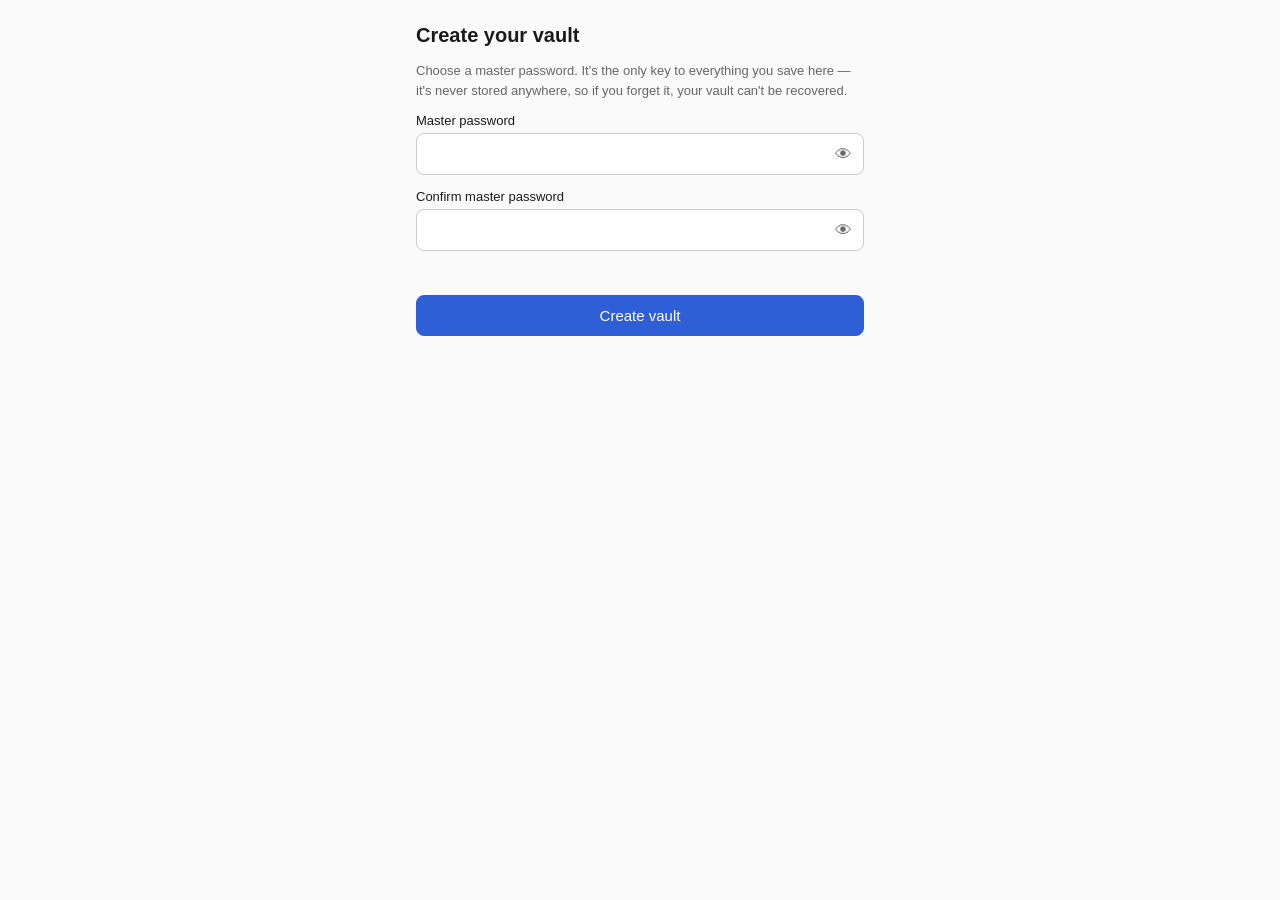
<file: index.html>
<!DOCTYPE html>
<html lang="en">
<head>
  <meta charset="UTF-8" />
  <meta name="viewport" content="width=device-width, initial-scale=1, maximum-scale=1" />
  <title>Burn Locker</title>
  <meta name="theme-color" content="#2f5fd6" />
  <link rel="manifest" href="manifest.json" />
  <link rel="icon" href="icons/icon-192.png" />
  <link rel="apple-touch-icon" href="icons/icon-192.png" />
  <meta name="mobile-web-app-capable" content="yes" />
  <meta name="apple-mobile-web-app-capable" content="yes" />
  <meta name="apple-mobile-web-app-status-bar-style" content="default" />
  <link rel="stylesheet" href="style.css" />
</head>
<body>
  <div class="app">

    <!-- First-time setup: no vault exists yet on this device -->
    <section id="view-create" class="view">
      <h1>Create your vault</h1>
      <p class="hint">
        Choose a master password. It's the only key to everything you save
        here — it's never stored anywhere, so if you forget it, your vault
        can't be recovered.
      </p>
      <form id="form-create">
        <label>Master password
          <div class="password-field">
            <input type="password" id="create-password" minlength="8" required autocomplete="new-password" />
            <button type="button" class="toggle-visibility-btn" data-target="create-password">👁</button>
          </div>
        </label>
        <label>Confirm master password
          <div class="password-field">
            <input type="password" id="create-password-confirm" minlength="8" required autocomplete="new-password" />
            <button type="button" class="toggle-visibility-btn" data-target="create-password-confirm">👁</button>
          </div>
        </label>
        <p class="error" id="create-error"></p>
        <button type="submit" class="primary full-width">Create vault</button>
      </form>
    </section>

    <!-- Vault exists but is locked -->
    <section id="view-unlock" class="view">
      <h1>Burn Locker</h1>
      <form id="form-unlock">
        <label>Master password
          <div class="password-field">
            <input type="password" id="unlock-password" required autocomplete="current-password" autofocus />
            <button type="button" class="toggle-visibility-btn" data-target="unlock-password">👁</button>
          </div>
        </label>
        <p class="error" id="unlock-error"></p>
        <button type="submit" class="primary full-width">Unlock</button>
      </form>
    </section>

    <!-- Unlocked: list of saved entries -->
    <section id="view-vault" class="view">
      <header class="vault-header">
        <input type="search" id="search-box" placeholder="Search..." />
        <button id="btn-lock" title="Lock vault">Lock</button>
      </header>
      <ul id="entry-list"></ul>
      <p id="empty-state" class="hint">No saved logins yet.</p>
      <button id="btn-add" class="primary full-width">+ Add login</button>
      <div class="transfer-row">
        <button type="button" id="btn-open-export" class="link-btn">Export…</button>
        <button type="button" id="btn-open-import" class="link-btn">Import…</button>
      </div>
      <button type="button" id="btn-open-security" class="settings-btn full-width">Settings</button>
    </section>

    <!-- Export entries to an encrypted file, to move them to another device -->
    <section id="view-export" class="view">
      <h1>Export entries</h1>
      <p class="hint">
        Creates a file with all your saved logins, encrypted with your master
        password. Safe to email to yourself, put in a cloud drive, or copy to
        another device — it can't be read without that password.
      </p>
      <form id="form-export">
        <label>Master password
          <div class="password-field">
            <input type="password" id="export-password" required autocomplete="current-password" />
            <button type="button" class="toggle-visibility-btn" data-target="export-password">👁</button>
          </div>
        </label>
        <p class="error" id="export-error"></p>
        <div class="form-actions">
          <button type="button" id="btn-cancel-export">Cancel</button>
          <button type="submit" class="primary">Export</button>
        </div>
      </form>
    </section>

    <!-- Import entries from a previously exported encrypted file -->
    <section id="view-import" class="view">
      <h1>Import entries</h1>
      <p class="hint">
        Adds the entries from an exported file into this vault. Safe to run
        more than once — matching entries (by title + username) are updated
        in place instead of duplicated, and unchanged ones are left alone.
      </p>
      <form id="form-import">
        <label>Export file
          <input type="file" id="import-file" accept=".json,application/json" required />
        </label>
        <label>Password used to create that export
          <div class="password-field">
            <input type="password" id="import-password" required autocomplete="off" />
            <button type="button" class="toggle-visibility-btn" data-target="import-password">👁</button>
          </div>
        </label>
        <p class="error" id="import-error"></p>
        <div class="form-actions">
          <button type="button" id="btn-cancel-import">Cancel</button>
          <button type="submit" class="primary">Import</button>
        </div>
      </form>
    </section>

    <!-- Settings hub: appearance, duress password, delete vault -->
    <section id="view-security" class="view">
      <h1>Settings</h1>

      <div class="security-section">
        <h2>Appearance</h2>
        <label class="select-row">
          <span>Theme</span>
          <select id="theme-select">
            <option value="system">Match system</option>
            <option value="light">Light</option>
            <option value="dark">Dark</option>
          </select>
        </label>
      </div>

      <div class="security-section">
        <h2>Duress password</h2>
        <p class="hint">
          A second password you can type at the unlock screen instead of
          your real master password. It never unlocks anything — it
          silently and permanently deletes this vault, and the app looks
          exactly like it did before a vault ever existed here. For
          situations where you might be pressured to unlock it for someone.
        </p>
        <p class="hint" id="duress-status"></p>
        <button type="button" id="btn-setup-duress" class="link-btn">Set up duress password…</button>
        <button type="button" id="btn-remove-duress" class="link-btn">Remove duress password…</button>
      </div>

      <div class="security-section">
        <h2>Delete vault</h2>
        <p class="hint">
          Permanently deletes every saved login on this device. Only this
          vault's data is removed — nothing else in this browser or app is
          touched. This can't be undone.
        </p>
        <button type="button" id="btn-open-burn" class="danger">Delete vault…</button>
      </div>

      <div class="security-section">
        <h2>Legal</h2>
        <a class="link-btn" href="terms.html" target="_blank" rel="noopener">Terms of Service</a>
        <a class="link-btn" href="privacy.html" target="_blank" rel="noopener">Privacy Policy</a>
      </div>

      <div class="form-actions">
        <button type="button" id="btn-cancel-security">Back</button>
      </div>
    </section>

    <!-- Delete vault: requires re-entering the master password to confirm -->
    <section id="view-burn-confirm" class="view">
      <h1>Delete vault</h1>
      <p class="hint">
        This permanently deletes every saved login. It cannot be undone.
        Enter your master password to confirm.
      </p>
      <form id="form-burn-confirm">
        <label>Master password
          <div class="password-field">
            <input type="password" id="burn-password" required autocomplete="current-password" />
            <button type="button" class="toggle-visibility-btn" data-target="burn-password">👁</button>
          </div>
        </label>
        <p class="error" id="burn-error"></p>
        <div class="form-actions">
          <button type="button" id="btn-cancel-burn">Cancel</button>
          <button type="submit" class="danger">Permanently delete vault</button>
        </div>
      </form>
    </section>

    <!-- Set up a duress password -->
    <section id="view-duress-setup" class="view">
      <h1>Set up duress password</h1>
      <p class="hint">
        Choose a password that is NOT your master password. If it's ever
        typed at the unlock screen, this vault is wiped instead of
        unlocked.
      </p>
      <form id="form-duress-setup">
        <label>Master password (to confirm it's really you)
          <div class="password-field">
            <input type="password" id="duress-setup-master" required autocomplete="current-password" />
            <button type="button" class="toggle-visibility-btn" data-target="duress-setup-master">👁</button>
          </div>
        </label>
        <label>New duress password
          <div class="password-field">
            <input type="password" id="duress-setup-password" minlength="8" required autocomplete="off" />
            <button type="button" class="toggle-visibility-btn" data-target="duress-setup-password">👁</button>
          </div>
        </label>
        <label>Confirm duress password
          <div class="password-field">
            <input type="password" id="duress-setup-confirm" minlength="8" required autocomplete="off" />
            <button type="button" class="toggle-visibility-btn" data-target="duress-setup-confirm">👁</button>
          </div>
        </label>
        <p class="error" id="duress-setup-error"></p>
        <div class="form-actions">
          <button type="button" id="btn-cancel-duress-setup">Cancel</button>
          <button type="submit" class="primary">Save</button>
        </div>
      </form>
    </section>

    <!-- Remove the duress password -->
    <section id="view-duress-remove" class="view">
      <h1>Remove duress password</h1>
      <p class="hint">Enter your master password to turn off the duress password.</p>
      <form id="form-duress-remove">
        <label>Master password
          <div class="password-field">
            <input type="password" id="duress-remove-master" required autocomplete="current-password" />
            <button type="button" class="toggle-visibility-btn" data-target="duress-remove-master">👁</button>
          </div>
        </label>
        <p class="error" id="duress-remove-error"></p>
        <div class="form-actions">
          <button type="button" id="btn-cancel-duress-remove">Cancel</button>
          <button type="submit" class="primary">Remove</button>
        </div>
      </form>
    </section>

    <!-- Add / edit a single entry -->
    <section id="view-entry-form" class="view">
      <h1 id="entry-form-title">Add login</h1>
      <form id="form-entry">
        <input type="hidden" id="entry-id" />
        <label>Title
          <input type="text" id="entry-title" required placeholder="e.g. Gmail" />
        </label>
        <label>Username / email
          <input type="text" id="entry-username" autocomplete="off" />
        </label>
        <label>Password
          <div class="password-row">
            <input type="password" id="entry-password" autocomplete="off" />
            <button type="button" id="btn-toggle-password" class="toggle-visibility-btn" data-target="entry-password">👁</button>
            <button type="button" id="btn-generate" title="Generate a strong password">Generate</button>
          </div>
        </label>
        <label>Website (optional)
          <input type="text" id="entry-url" placeholder="example.com" />
        </label>
        <label>Notes (optional)
          <textarea id="entry-notes" rows="2"></textarea>
        </label>
        <div class="form-actions">
          <button type="button" id="btn-cancel-entry">Cancel</button>
          <button type="button" id="btn-delete-entry" class="danger">Delete</button>
          <button type="submit" class="primary">Save</button>
        </div>
      </form>
    </section>

  </div>

  <div id="toast" class="toast"></div>

  <script type="module" src="app.js"></script>
</body>
</html>
</file>
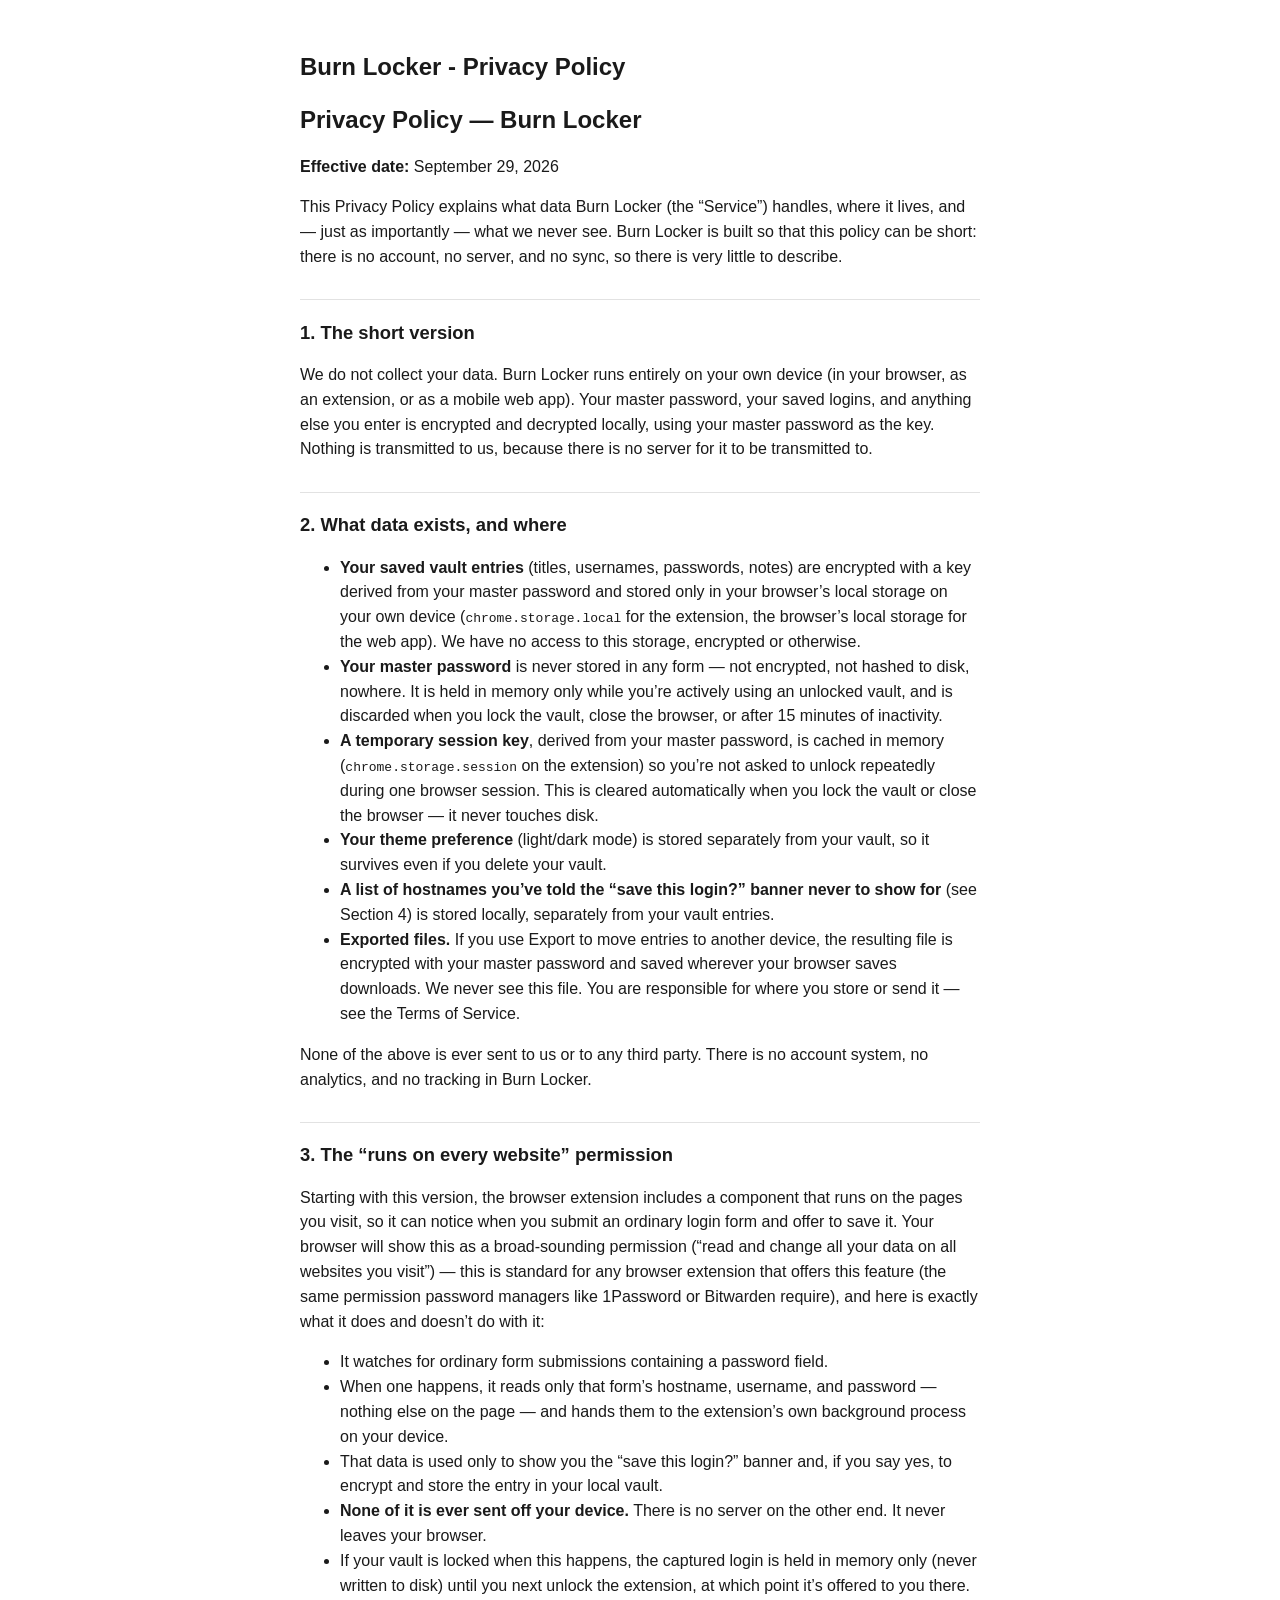
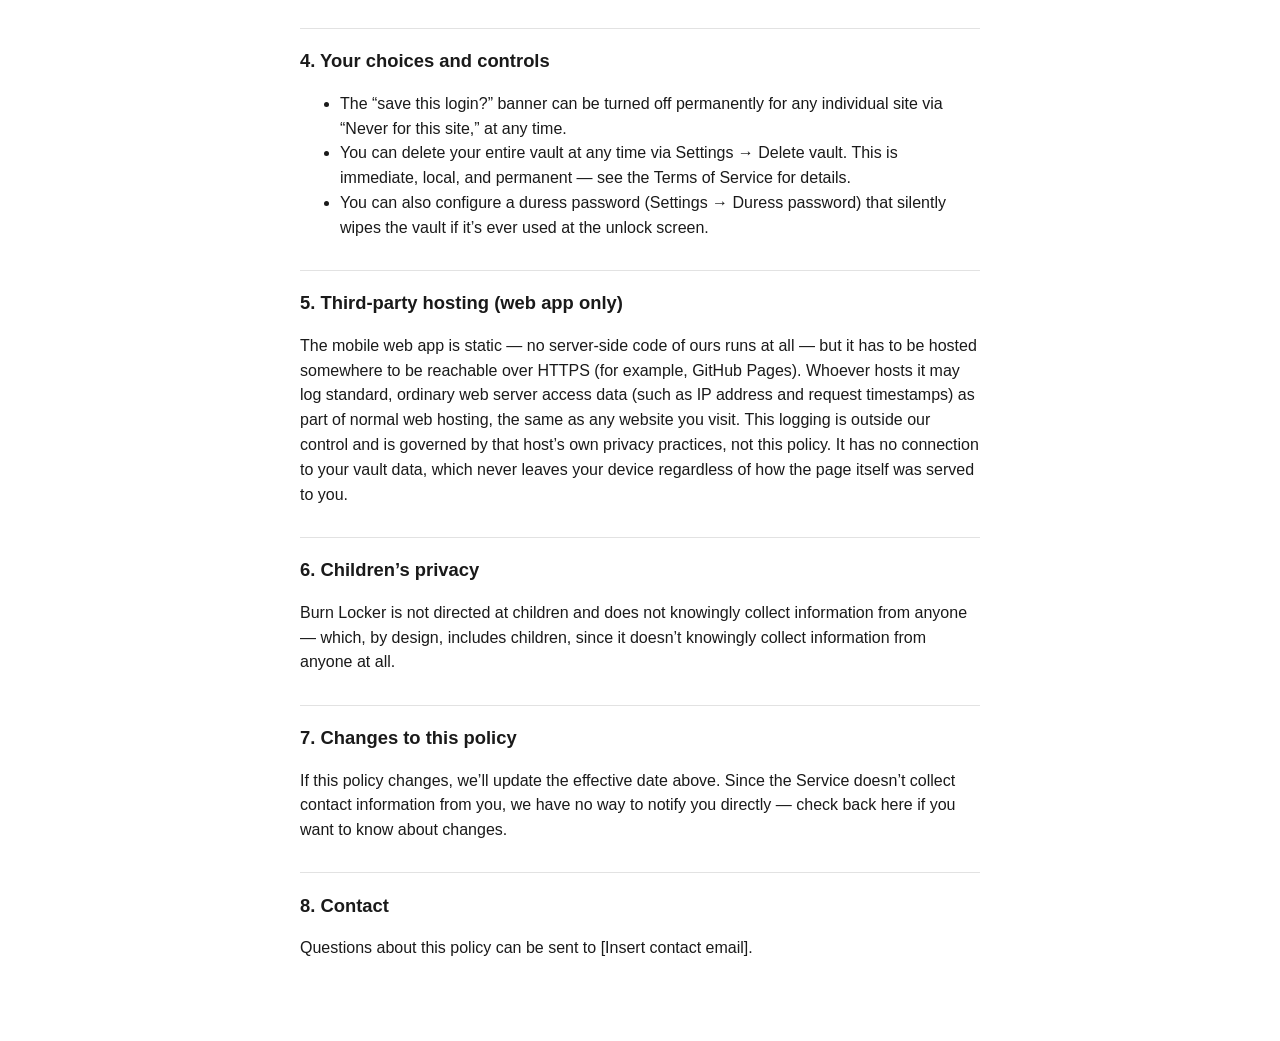
<file: privacy.html>
<!DOCTYPE html>
<html xmlns="http://www.w3.org/1999/xhtml" lang="" xml:lang="">
<head>
  <meta charset="utf-8" />
  <meta name="generator" content="pandoc" />
  <meta name="viewport" content="width=device-width, initial-scale=1.0, user-scalable=yes" />
  <title>Burn Locker - Privacy Policy</title>
  <style>
    code{white-space: pre-wrap;}
    span.smallcaps{font-variant: small-caps;}
    div.columns{display: flex; gap: min(4vw, 1.5em);}
    div.column{flex: auto; overflow-x: auto;}
    div.hanging-indent{margin-left: 1.5em; text-indent: -1.5em;}
    /* The extra [class] is a hack that increases specificity enough to
       override a similar rule in reveal.js */
    ul.task-list[class]{list-style: none;}
    ul.task-list li input[type="checkbox"] {
      font-size: inherit;
      width: 0.8em;
      margin: 0 0.8em 0.2em -1.6em;
      vertical-align: middle;
    }
    .display.math{display: block; text-align: center; margin: 0.5rem auto;}
  </style>
  <link rel="stylesheet" href="legal.css" />
</head>
<body>
<header id="title-block-header">
<h1 class="title">Burn Locker - Privacy Policy</h1>
</header>
<h1 id="privacy-policy-burn-locker">Privacy Policy — Burn Locker</h1>
<p><strong>Effective date:</strong> September 29, 2026</p>
<p>This Privacy Policy explains what data Burn Locker (the “Service”)
handles, where it lives, and — just as importantly — what we never see.
Burn Locker is built so that this policy can be short: there is no
account, no server, and no sync, so there is very little to
describe.</p>
<h2 id="the-short-version">1. The short version</h2>
<p>We do not collect your data. Burn Locker runs entirely on your own
device (in your browser, as an extension, or as a mobile web app). Your
master password, your saved logins, and anything else you enter is
encrypted and decrypted locally, using your master password as the key.
Nothing is transmitted to us, because there is no server for it to be
transmitted to.</p>
<h2 id="what-data-exists-and-where">2. What data exists, and where</h2>
<ul>
<li><strong>Your saved vault entries</strong> (titles, usernames,
passwords, notes) are encrypted with a key derived from your master
password and stored only in your browser’s local storage on your own
device (<code>chrome.storage.local</code> for the extension, the
browser’s local storage for the web app). We have no access to this
storage, encrypted or otherwise.</li>
<li><strong>Your master password</strong> is never stored in any form —
not encrypted, not hashed to disk, nowhere. It is held in memory only
while you’re actively using an unlocked vault, and is discarded when you
lock the vault, close the browser, or after 15 minutes of
inactivity.</li>
<li><strong>A temporary session key</strong>, derived from your master
password, is cached in memory (<code>chrome.storage.session</code> on
the extension) so you’re not asked to unlock repeatedly during one
browser session. This is cleared automatically when you lock the vault
or close the browser — it never touches disk.</li>
<li><strong>Your theme preference</strong> (light/dark mode) is stored
separately from your vault, so it survives even if you delete your
vault.</li>
<li><strong>A list of hostnames you’ve told the “save this login?”
banner never to show for</strong> (see Section 4) is stored locally,
separately from your vault entries.</li>
<li><strong>Exported files.</strong> If you use Export to move entries
to another device, the resulting file is encrypted with your master
password and saved wherever your browser saves downloads. We never see
this file. You are responsible for where you store or send it — see the
Terms of Service.</li>
</ul>
<p>None of the above is ever sent to us or to any third party. There is
no account system, no analytics, and no tracking in Burn Locker.</p>
<h2 id="the-runs-on-every-website-permission">3. The “runs on every
website” permission</h2>
<p>Starting with this version, the browser extension includes a
component that runs on the pages you visit, so it can notice when you
submit an ordinary login form and offer to save it. Your browser will
show this as a broad-sounding permission (“read and change all your data
on all websites you visit”) — this is standard for any browser extension
that offers this feature (the same permission password managers like
1Password or Bitwarden require), and here is exactly what it does and
doesn’t do with it:</p>
<ul>
<li>It watches for ordinary form submissions containing a password
field.</li>
<li>When one happens, it reads only that form’s hostname, username, and
password — nothing else on the page — and hands them to the extension’s
own background process on your device.</li>
<li>That data is used only to show you the “save this login?” banner
and, if you say yes, to encrypt and store the entry in your local
vault.</li>
<li><strong>None of it is ever sent off your device.</strong> There is
no server on the other end. It never leaves your browser.</li>
<li>If your vault is locked when this happens, the captured login is
held in memory only (never written to disk) until you next unlock the
extension, at which point it’s offered to you there.</li>
</ul>
<h2 id="your-choices-and-controls">4. Your choices and controls</h2>
<ul>
<li>The “save this login?” banner can be turned off permanently for any
individual site via “Never for this site,” at any time.</li>
<li>You can delete your entire vault at any time via Settings → Delete
vault. This is immediate, local, and permanent — see the Terms of
Service for details.</li>
<li>You can also configure a duress password (Settings → Duress
password) that silently wipes the vault if it’s ever used at the unlock
screen.</li>
</ul>
<h2 id="third-party-hosting-web-app-only">5. Third-party hosting (web
app only)</h2>
<p>The mobile web app is static — no server-side code of ours runs at
all — but it has to be hosted somewhere to be reachable over HTTPS (for
example, GitHub Pages). Whoever hosts it may log standard, ordinary web
server access data (such as IP address and request timestamps) as part
of normal web hosting, the same as any website you visit. This logging
is outside our control and is governed by that host’s own privacy
practices, not this policy. It has no connection to your vault data,
which never leaves your device regardless of how the page itself was
served to you.</p>
<h2 id="childrens-privacy">6. Children’s privacy</h2>
<p>Burn Locker is not directed at children and does not knowingly
collect information from anyone — which, by design, includes children,
since it doesn’t knowingly collect information from anyone at all.</p>
<h2 id="changes-to-this-policy">7. Changes to this policy</h2>
<p>If this policy changes, we’ll update the effective date above. Since
the Service doesn’t collect contact information from you, we have no way
to notify you directly — check back here if you want to know about
changes.</p>
<h2 id="contact">8. Contact</h2>
<p>Questions about this policy can be sent to [Insert contact
email].</p>
</body>
</html>
</file>
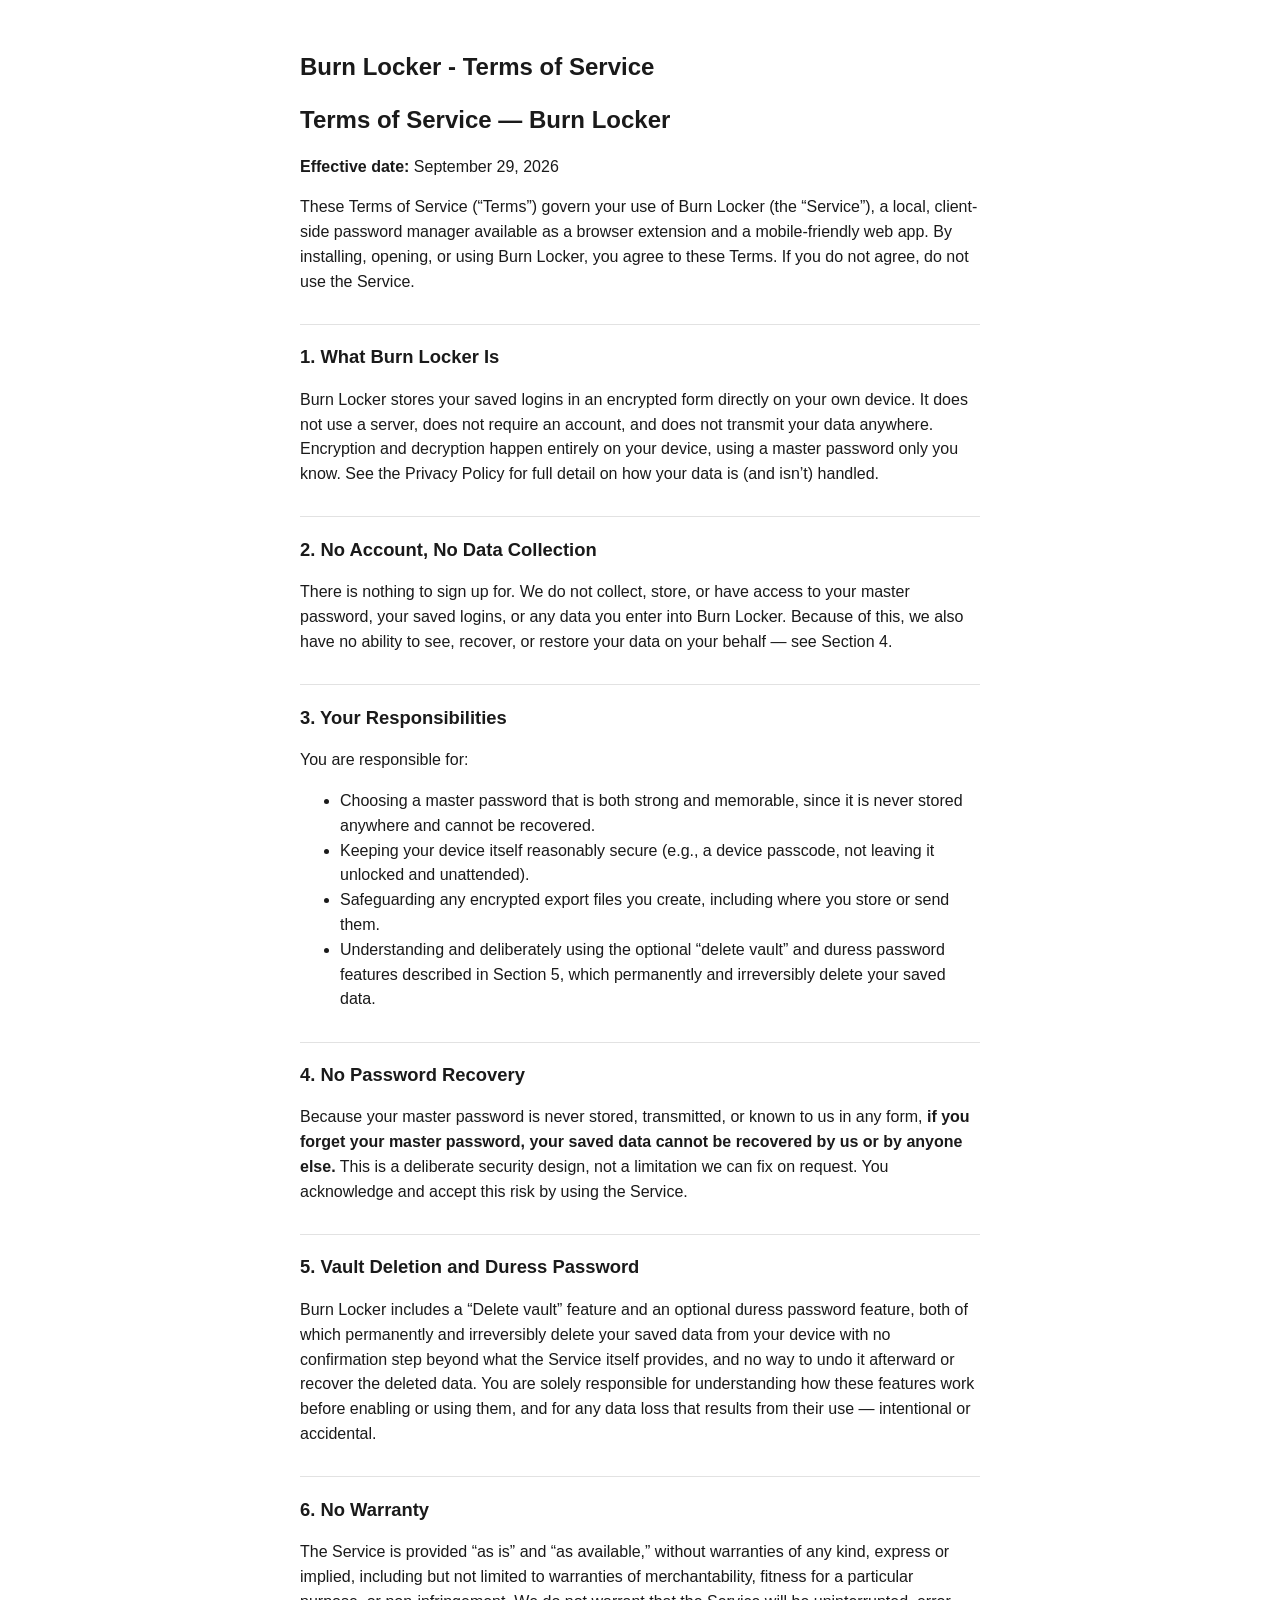
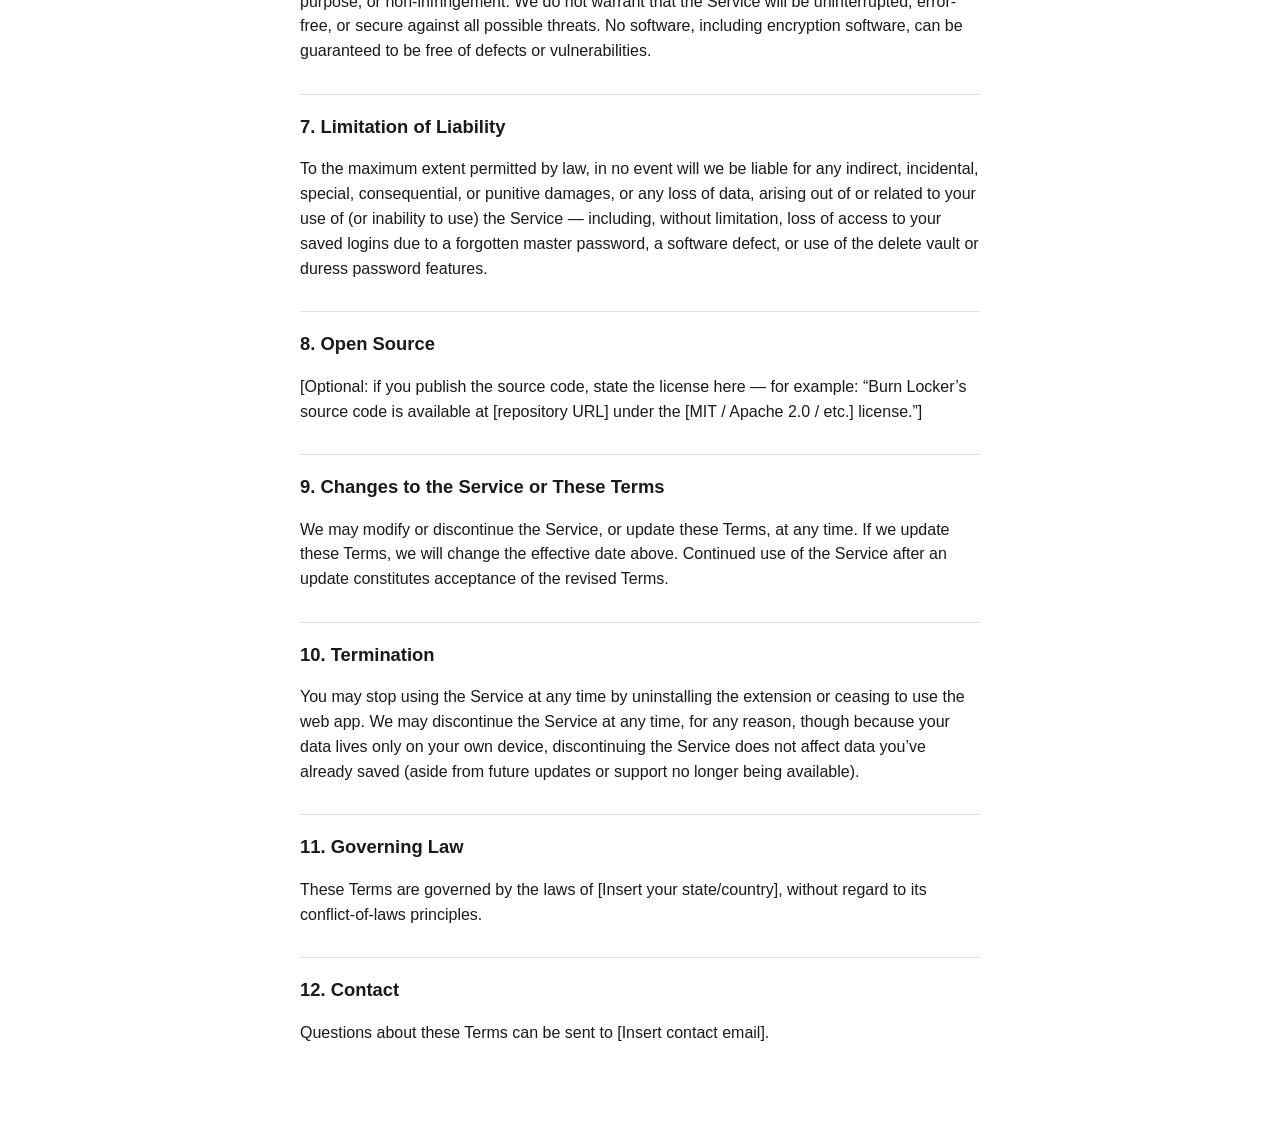
<file: terms.html>
<!DOCTYPE html>
<html xmlns="http://www.w3.org/1999/xhtml" lang="" xml:lang="">
<head>
  <meta charset="utf-8" />
  <meta name="generator" content="pandoc" />
  <meta name="viewport" content="width=device-width, initial-scale=1.0, user-scalable=yes" />
  <title>Burn Locker - Terms of Service</title>
  <style>
    code{white-space: pre-wrap;}
    span.smallcaps{font-variant: small-caps;}
    div.columns{display: flex; gap: min(4vw, 1.5em);}
    div.column{flex: auto; overflow-x: auto;}
    div.hanging-indent{margin-left: 1.5em; text-indent: -1.5em;}
    /* The extra [class] is a hack that increases specificity enough to
       override a similar rule in reveal.js */
    ul.task-list[class]{list-style: none;}
    ul.task-list li input[type="checkbox"] {
      font-size: inherit;
      width: 0.8em;
      margin: 0 0.8em 0.2em -1.6em;
      vertical-align: middle;
    }
    .display.math{display: block; text-align: center; margin: 0.5rem auto;}
  </style>
  <link rel="stylesheet" href="legal.css" />
</head>
<body>
<header id="title-block-header">
<h1 class="title">Burn Locker - Terms of Service</h1>
</header>
<h1 id="terms-of-service-burn-locker">Terms of Service — Burn
Locker</h1>
<p><strong>Effective date:</strong> September 29, 2026</p>
<p>These Terms of Service (“Terms”) govern your use of Burn Locker (the
“Service”), a local, client-side password manager available as a browser
extension and a mobile-friendly web app. By installing, opening, or
using Burn Locker, you agree to these Terms. If you do not agree, do
not use the Service.</p>
<h2 id="what-burn-locker-is">1. What Burn Locker Is</h2>
<p>Burn Locker stores your saved logins in an encrypted form directly
on your own device. It does not use a server, does not require an
account, and does not transmit your data anywhere. Encryption and
decryption happen entirely on your device, using a master password only
you know. See the Privacy Policy for full detail on how your data is
(and isn’t) handled.</p>
<h2 id="no-account-no-data-collection">2. No Account, No Data
Collection</h2>
<p>There is nothing to sign up for. We do not collect, store, or have
access to your master password, your saved logins, or any data you enter
into Burn Locker. Because of this, we also have no ability to see,
recover, or restore your data on your behalf — see Section 4.</p>
<h2 id="your-responsibilities">3. Your Responsibilities</h2>
<p>You are responsible for:</p>
<ul>
<li>Choosing a master password that is both strong and memorable, since
it is never stored anywhere and cannot be recovered.</li>
<li>Keeping your device itself reasonably secure (e.g., a device
passcode, not leaving it unlocked and unattended).</li>
<li>Safeguarding any encrypted export files you create, including where
you store or send them.</li>
<li>Understanding and deliberately using the optional “delete vault” and
duress password features described in Section 5, which permanently and
irreversibly delete your saved data.</li>
</ul>
<h2 id="no-password-recovery">4. No Password Recovery</h2>
<p>Because your master password is never stored, transmitted, or known
to us in any form, <strong>if you forget your master password, your
saved data cannot be recovered by us or by anyone else.</strong> This is
a deliberate security design, not a limitation we can fix on request.
You acknowledge and accept this risk by using the Service.</p>
<h2 id="vault-deletion-and-duress-password">5. Vault Deletion and Duress
Password</h2>
<p>Burn Locker includes a “Delete vault” feature and an optional duress
password feature, both of which permanently and irreversibly delete your
saved data from your device with no confirmation step beyond what the
Service itself provides, and no way to undo it afterward or recover the
deleted data. You are solely responsible for understanding how these
features work before enabling or using them, and for any data loss that
results from their use — intentional or accidental.</p>
<h2 id="no-warranty">6. No Warranty</h2>
<p>The Service is provided “as is” and “as available,” without
warranties of any kind, express or implied, including but not limited to
warranties of merchantability, fitness for a particular purpose, or
non-infringement. We do not warrant that the Service will be
uninterrupted, error-free, or secure against all possible threats. No
software, including encryption software, can be guaranteed to be free of
defects or vulnerabilities.</p>
<h2 id="limitation-of-liability">7. Limitation of Liability</h2>
<p>To the maximum extent permitted by law, in no event will we be liable
for any indirect, incidental, special, consequential, or punitive
damages, or any loss of data, arising out of or related to your use of
(or inability to use) the Service — including, without limitation, loss
of access to your saved logins due to a forgotten master password, a
software defect, or use of the delete vault or duress password
features.</p>
<h2 id="open-source">8. Open Source</h2>
<p>[Optional: if you publish the source code, state the license here —
for example: “Burn Locker’s source code is available at [repository
URL] under the [MIT / Apache 2.0 / etc.] license.”]</p>
<h2 id="changes-to-the-service-or-these-terms">9. Changes to the Service
or These Terms</h2>
<p>We may modify or discontinue the Service, or update these Terms, at
any time. If we update these Terms, we will change the effective date
above. Continued use of the Service after an update constitutes
acceptance of the revised Terms.</p>
<h2 id="termination">10. Termination</h2>
<p>You may stop using the Service at any time by uninstalling the
extension or ceasing to use the web app. We may discontinue the Service
at any time, for any reason, though because your data lives only on your
own device, discontinuing the Service does not affect data you’ve
already saved (aside from future updates or support no longer being
available).</p>
<h2 id="governing-law">11. Governing Law</h2>
<p>These Terms are governed by the laws of [Insert your state/country],
without regard to its conflict-of-laws principles.</p>
<h2 id="contact">12. Contact</h2>
<p>Questions about these Terms can be sent to [Insert contact
email].</p>
</body>
</html>
</file>
<file: style.css>
* { box-sizing: border-box; }

/*
 * Colors live as custom properties so dark mode (toggled in Settings) is
 * just a second set of values under [data-theme="dark"], rather than a
 * parallel stylesheet — every rule below references a variable instead of
 * a literal color, so both themes stay in sync automatically.
 */
:root {
  --bg: #fafafa;
  --surface: #ffffff; /* card / input / button backgrounds */
  --text: #1a1a1a;
  --text-muted: #666;
  --border: #ccc;
  --hover-accent: #eef1fb;
  --primary: #2f5fd6;
  --primary-dark: #274ec2;
  --danger: #b3261e;
  --danger-border: #e0b4b1;
  --toast-bg: #1a1a1a;
  --toast-text: #ffffff;
}

:root[data-theme="dark"] {
  --bg: #121212;
  --surface: #1e1e1e;
  --text: #f2f2f2;
  --text-muted: #aaaaaa;
  --border: #444444;
  --hover-accent: #22304a;
  --primary: #7c98e8;
  --primary-dark: #5c7ad0;
  --danger: #ff7b70;
  --danger-border: #6b2e2a;
  --toast-bg: #f2f2f2;
  --toast-text: #1a1a1a;
}

html, body {
  margin: 0;
  height: 100%;
  background: var(--bg);
  font-family: -apple-system, BlinkMacSystemFont, "Segoe UI", Roboto, sans-serif;
  color: var(--text);
}

.app {
  max-width: 480px;
  margin: 0 auto;
  padding: 20px 16px 40px;
  min-height: 100%;
}

h1 {
  font-size: 20px;
  margin: 4px 0 14px;
}

h2 {
  color: var(--text);
}

.view { display: none; }
.view.active { display: block; }

.hint {
  color: var(--text-muted);
  font-size: 13px;
  line-height: 1.5;
}

form { display: flex; flex-direction: column; gap: 14px; }

label {
  display: flex;
  flex-direction: column;
  gap: 5px;
  font-size: 13px;
  color: var(--text);
}

input, textarea, select {
  font-size: 16px; /* 16px+ avoids iOS/Android auto-zoom on focus */
  padding: 11px 12px;
  border: 1px solid var(--border);
  border-radius: 8px;
  font-family: inherit;
  background: var(--surface);
  color: var(--text);
}

select {
  cursor: pointer;
}

textarea { resize: vertical; }

button {
  font-size: 15px;
  padding: 11px 14px;
  border: 1px solid var(--border);
  border-radius: 8px;
  background: var(--surface);
  color: var(--text);
  cursor: pointer;
}

button.full-width { width: 100%; }

button.primary {
  background: var(--primary);
  border-color: var(--primary);
  color: white;
}
button.primary:active { background: var(--primary-dark); }

button.danger {
  color: var(--danger);
  border-color: var(--danger-border);
}

.error {
  color: var(--danger);
  font-size: 13px;
  min-height: 16px;
  margin: 0;
}

.vault-header {
  display: flex;
  gap: 8px;
  margin-bottom: 16px;
}
.vault-header input { flex: 1; }
.vault-header button { flex-shrink: 0; }

#entry-list {
  list-style: none;
  margin: 0 0 18px;
  padding: 0;
  display: flex;
  flex-direction: column;
  gap: 6px;
}

.entry-row {
  display: flex;
  align-items: center;
  justify-content: space-between;
  gap: 10px;
  padding: 12px 10px;
  border-radius: 10px;
  background: var(--surface);
  border: 1px solid var(--border);
}

.entry-info { display: flex; flex-direction: column; overflow: hidden; min-width: 0; }
.entry-info .title { font-weight: 600; white-space: nowrap; overflow: hidden; text-overflow: ellipsis; }
.entry-info .username { color: var(--text-muted); font-size: 13px; white-space: nowrap; overflow: hidden; text-overflow: ellipsis; }

.entry-actions { display: flex; gap: 6px; flex-shrink: 0; }
.entry-actions button { padding: 8px 10px; font-size: 13px; }

.password-row { display: flex; gap: 6px; }
.password-row input { flex: 1; min-width: 0; }
.password-row button { flex-shrink: 0; padding: 11px 10px; }

/* A show/hide eye button overlaid on the right edge of a password input.
   Used for every password field that isn't already inside a .password-row
   (which lays its own toggle + Generate button out in a row instead). */
.password-field {
  position: relative;
  display: flex;
}
.password-field input {
  flex: 1;
  min-width: 0;
  padding-right: 42px;
}
.toggle-visibility-btn {
  border: none;
  background: none;
  cursor: pointer;
  font-size: 17px;
  line-height: 1;
  color: var(--text-muted);
}
.toggle-visibility-btn:active { background: none; color: var(--text); }
.toggle-visibility-btn.showing { color: var(--primary); }
.password-field .toggle-visibility-btn {
  position: absolute;
  right: 0;
  top: 0;
  bottom: 0;
  width: 42px; /* touch-friendly tap target on mobile */
  display: flex;
  align-items: center;
  justify-content: center;
  padding: 0;
}

.form-actions {
  display: flex;
  gap: 8px;
  margin-top: 2px;
}
.form-actions .primary { margin-left: auto; }

.transfer-row {
  display: flex;
  justify-content: center;
  gap: 20px;
  margin-top: 14px;
}

.settings-btn {
  margin-top: 14px;
  color: var(--text-muted);
}

.link-btn {
  border: none;
  background: none;
  color: var(--primary);
  font-size: 13px;
  padding: 6px;
  cursor: pointer;
  text-decoration: underline;
}
.link-btn:active { color: var(--primary-dark); }

.security-section {
  margin-bottom: 20px;
  padding-bottom: 16px;
  border-bottom: 1px solid var(--border);
}
.security-section:last-of-type { border-bottom: none; }
.security-section h2 {
  font-size: 15px;
  margin: 0 0 6px;
}
.security-section .link-btn,
.security-section .danger {
  display: inline-block;
  margin-top: 8px;
  margin-right: 10px;
}

/* A settings row: a label on the left, one control (currently just the
   theme <select>) on the right. Was previously a checkbox styled as an
   on/off switch for a plain light/dark toggle; replaced with a 3-way
   System/Light/Dark select so "follow whatever the OS is set to" is a
   choice you can always come back to, not just a one-time default — see
   app.js's loadTheme/applyTheme and the Windows app's SettingsView, which
   this now matches. */
.select-row {
  display: flex;
  flex-direction: row; /* overrides the global `label { flex-direction: column }` above */
  align-items: center;
  justify-content: space-between;
  gap: 12px;
  font-size: 13px;
  color: var(--text);
  margin-top: 8px;
}
.select-row select {
  flex-shrink: 0;
}

.toast {
  position: fixed;
  bottom: 24px;
  left: 50%;
  transform: translateX(-50%) translateY(20px);
  background: var(--toast-bg);
  color: var(--toast-text);
  padding: 10px 18px;
  border-radius: 8px;
  font-size: 14px;
  opacity: 0;
  pointer-events: none;
  transition: opacity 0.15s, transform 0.15s;
  z-index: 10;
}
.toast.show {
  opacity: 1;
  transform: translateX(-50%) translateY(0);
}
</file>
<file: legal.css>
:root {
  --bg: #ffffff;
  --text: #1a1a1a;
  --text-muted: #5a5a5a;
  --border: #e2e2e2;
  --link: #3b6ef0;
}
@media (prefers-color-scheme: dark) {
  :root {
    --bg: #1c1c1e;
    --text: #f0f0f0;
    --text-muted: #a0a0a0;
    --border: #3a3a3c;
    --link: #7aa2ff;
  }
}
body {
  max-width: 680px;
  margin: 0 auto;
  padding: 32px 20px 64px;
  font-family: -apple-system, BlinkMacSystemFont, "Segoe UI", Roboto, Helvetica, Arial, sans-serif;
  line-height: 1.55;
  color: var(--text);
  background: var(--bg);
}
h1 { font-size: 1.5em; margin-bottom: 0.2em; }
h2 { font-size: 1.15em; margin-top: 1.6em; border-top: 1px solid var(--border); padding-top: 1em; }
p, li { color: var(--text); }
strong { color: var(--text); }
a { color: var(--link); }
.effective-date { color: var(--text-muted); font-size: 0.9em; margin-top: 0; }
</file>
